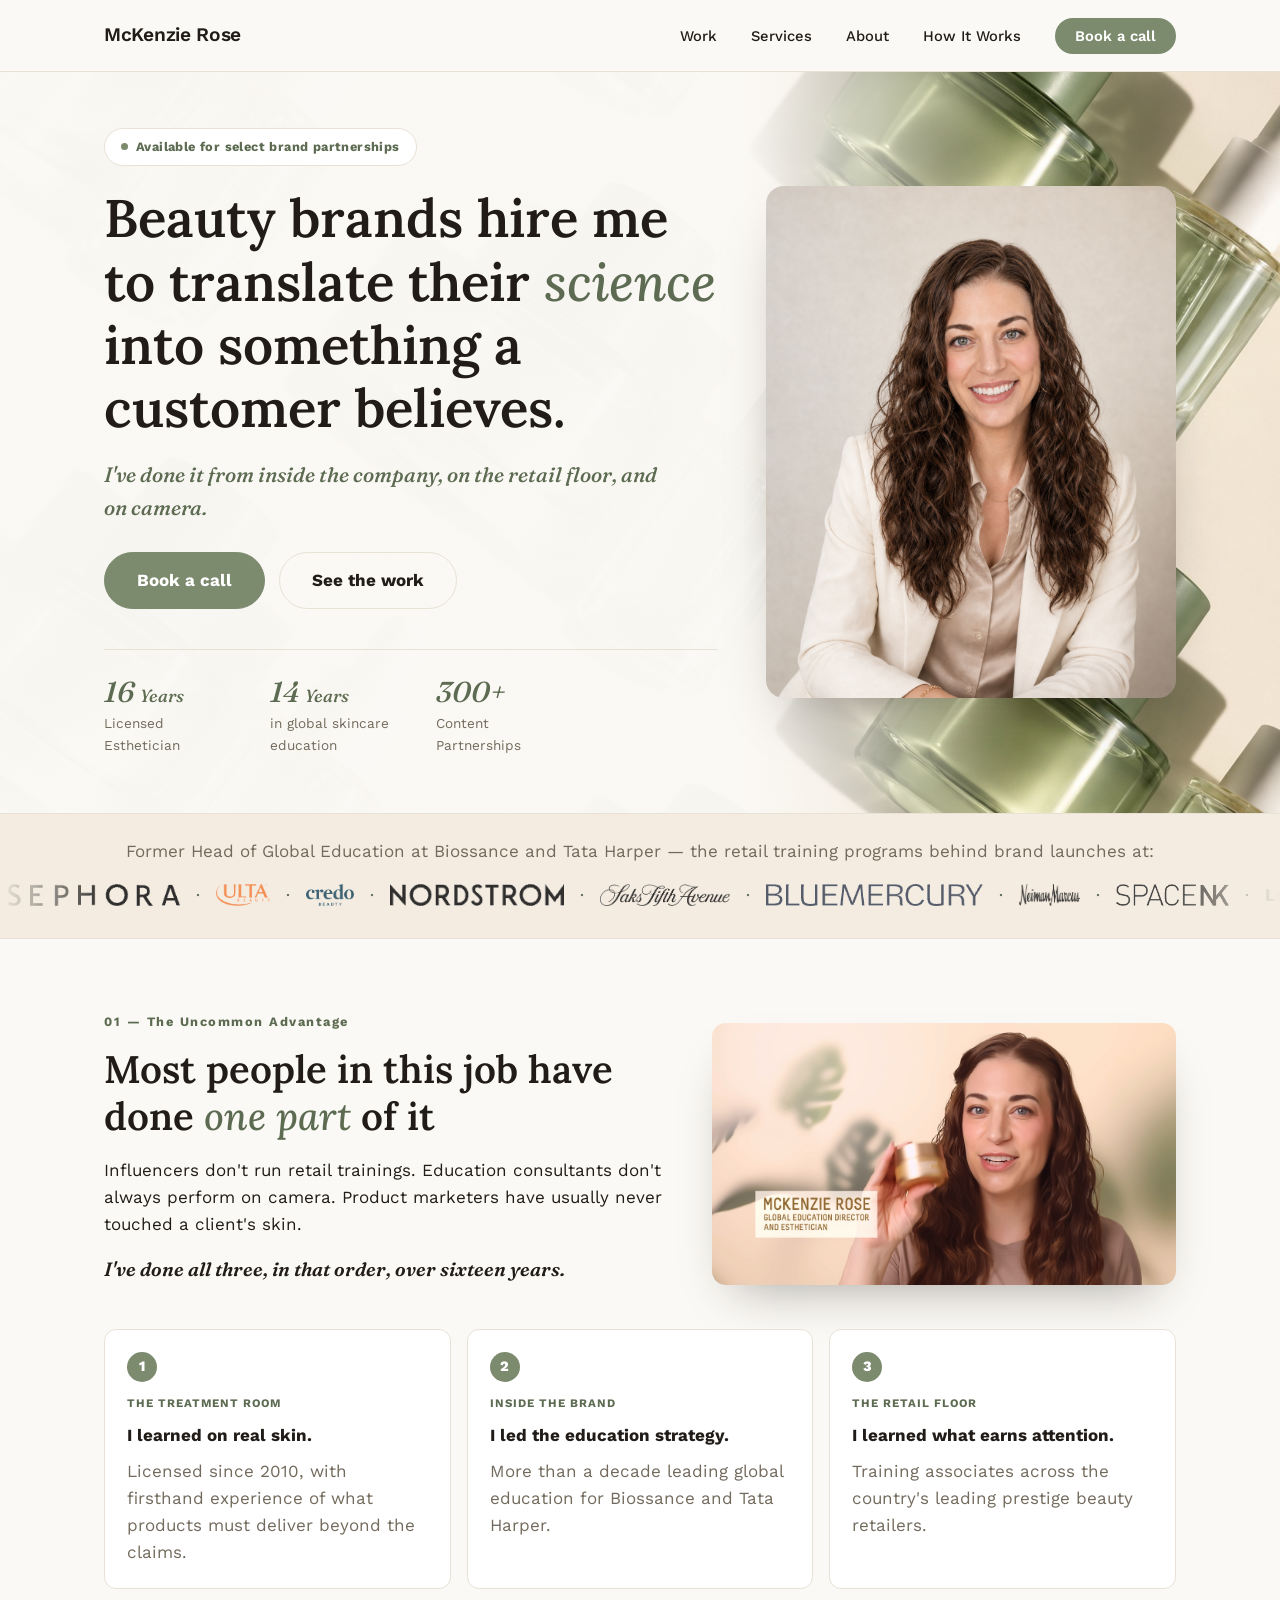
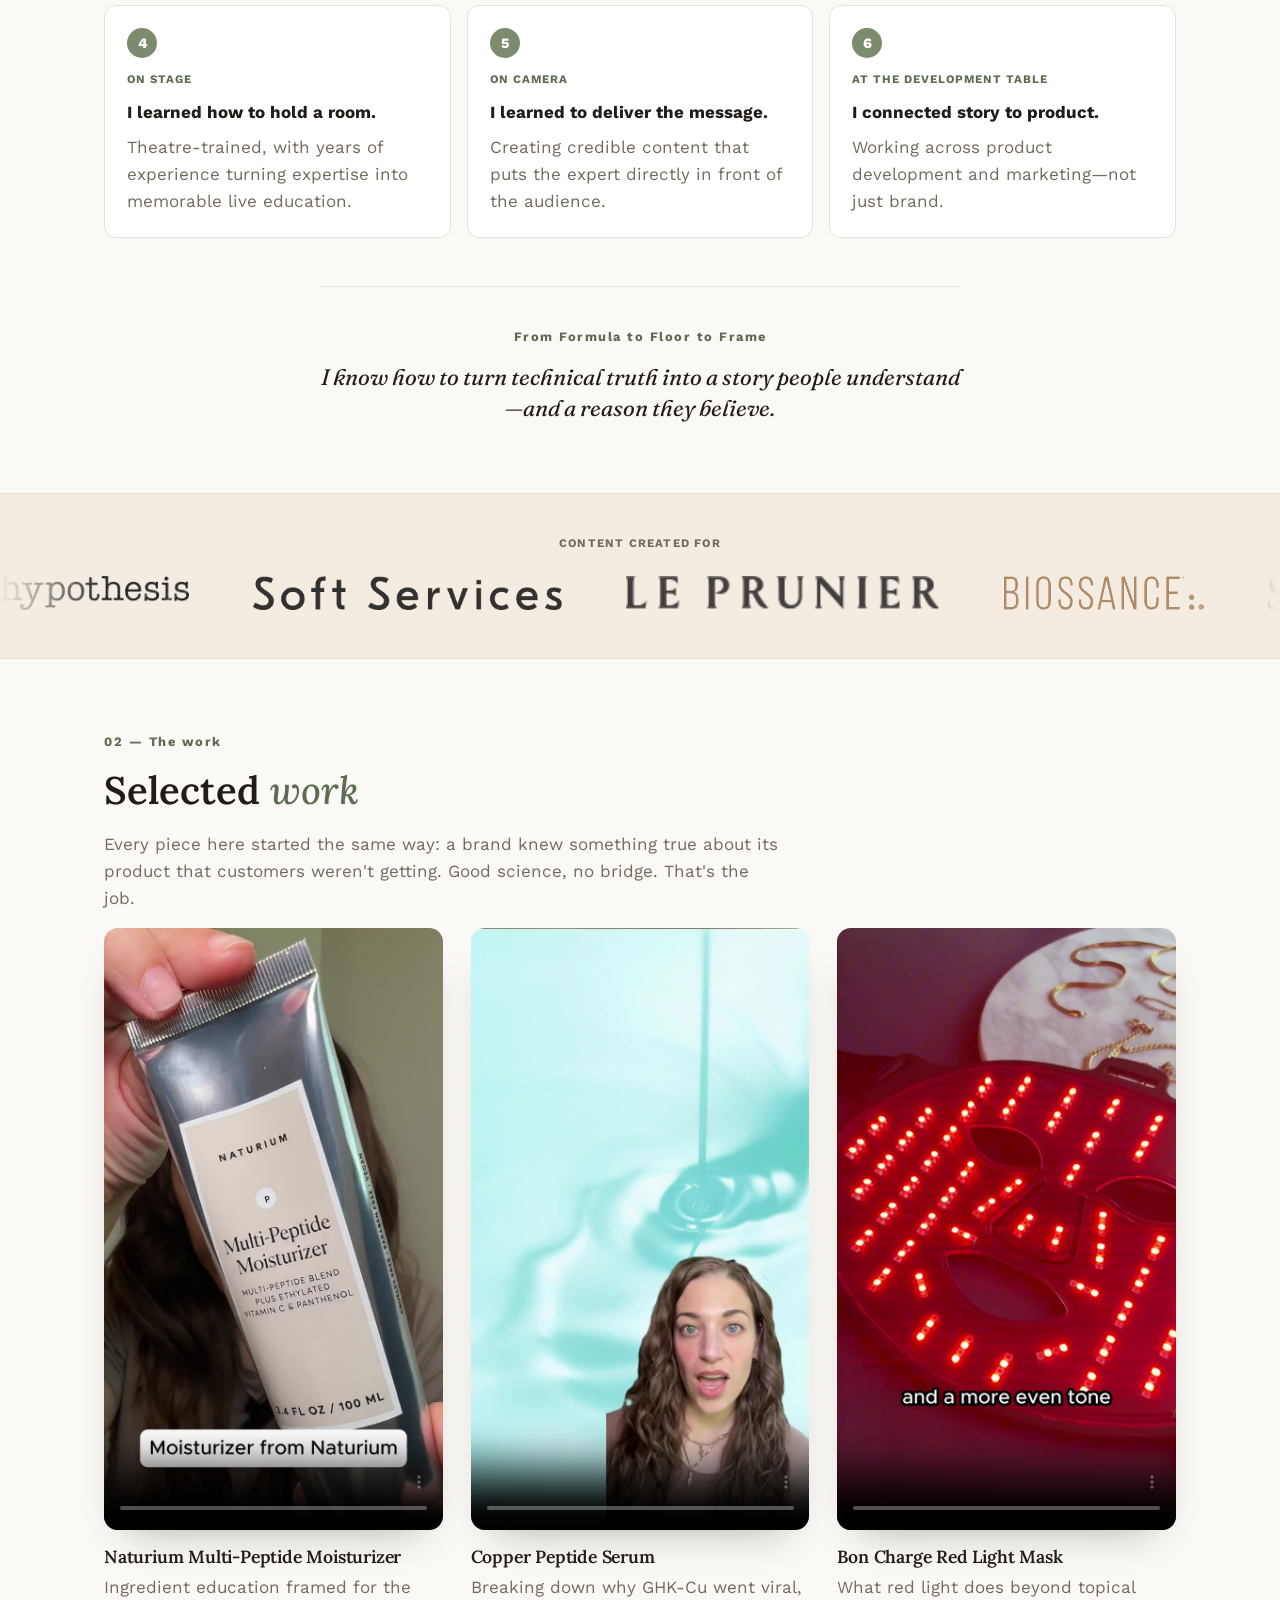
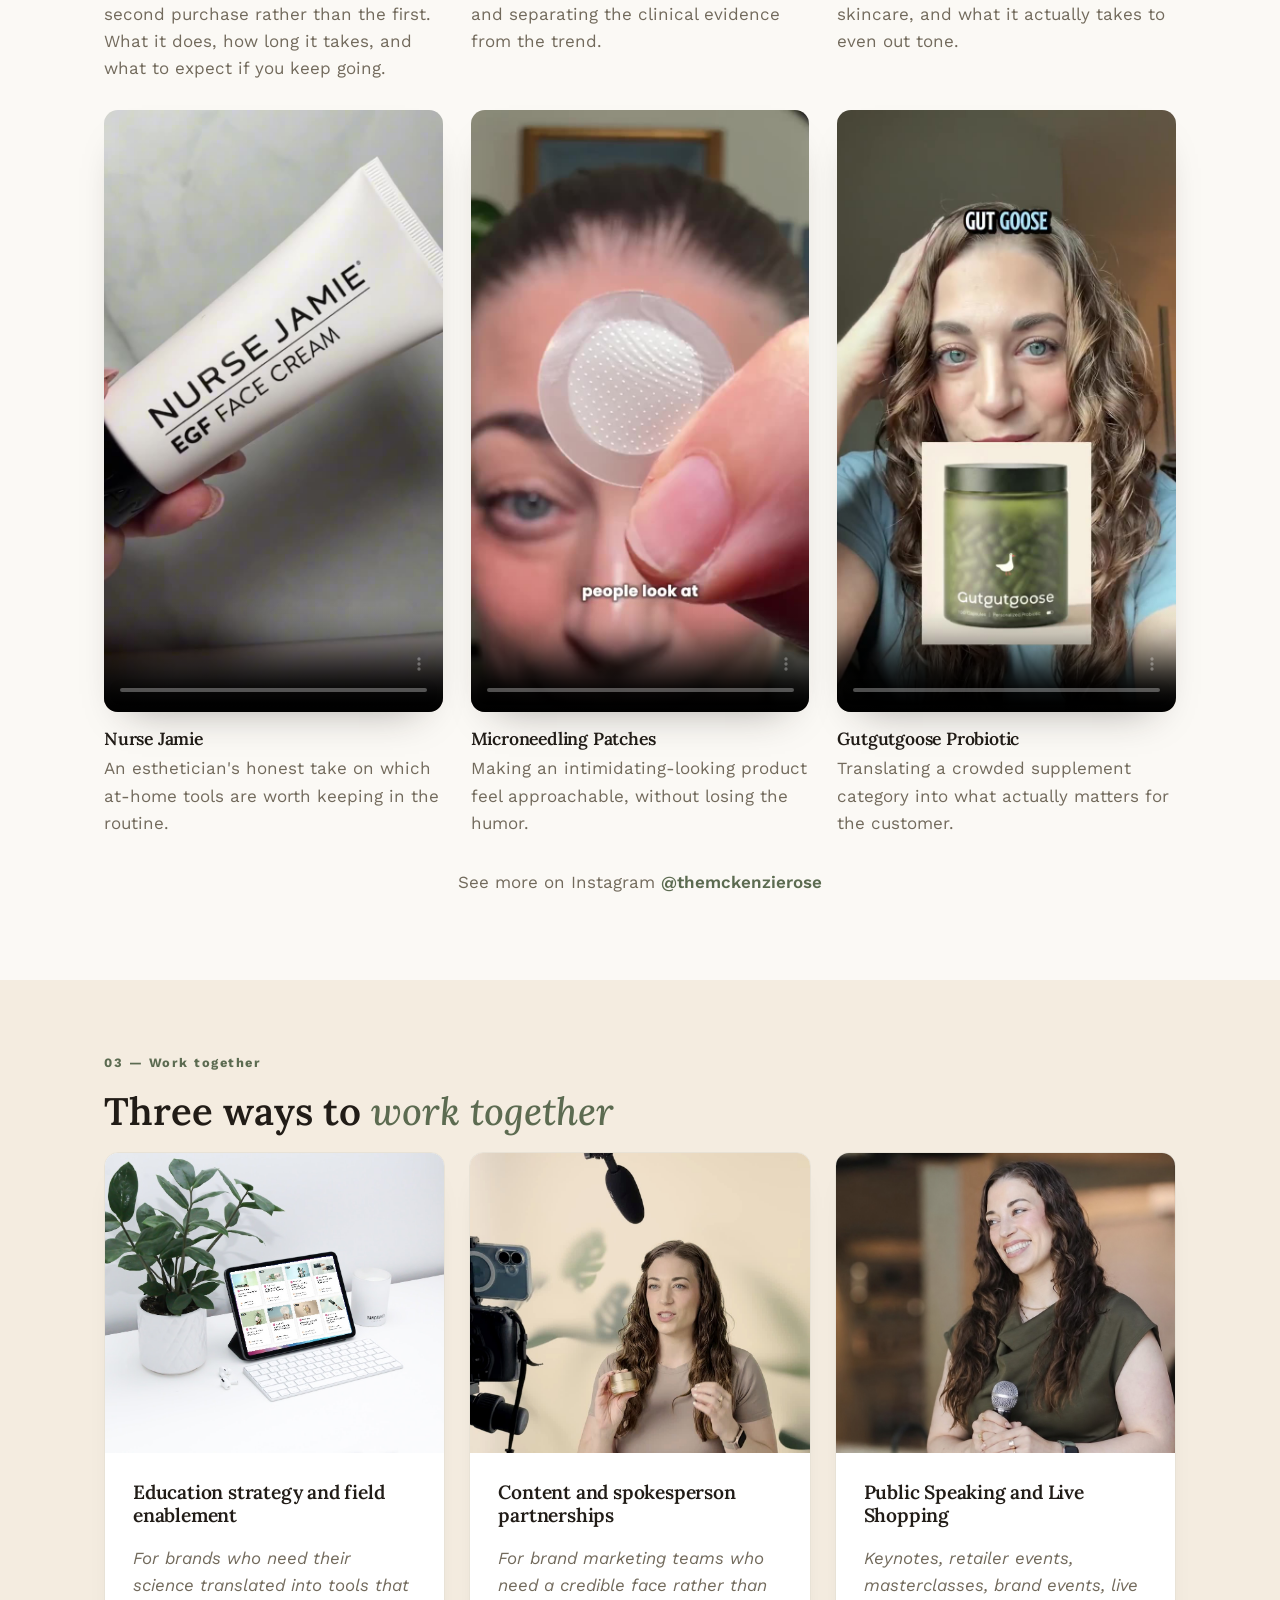
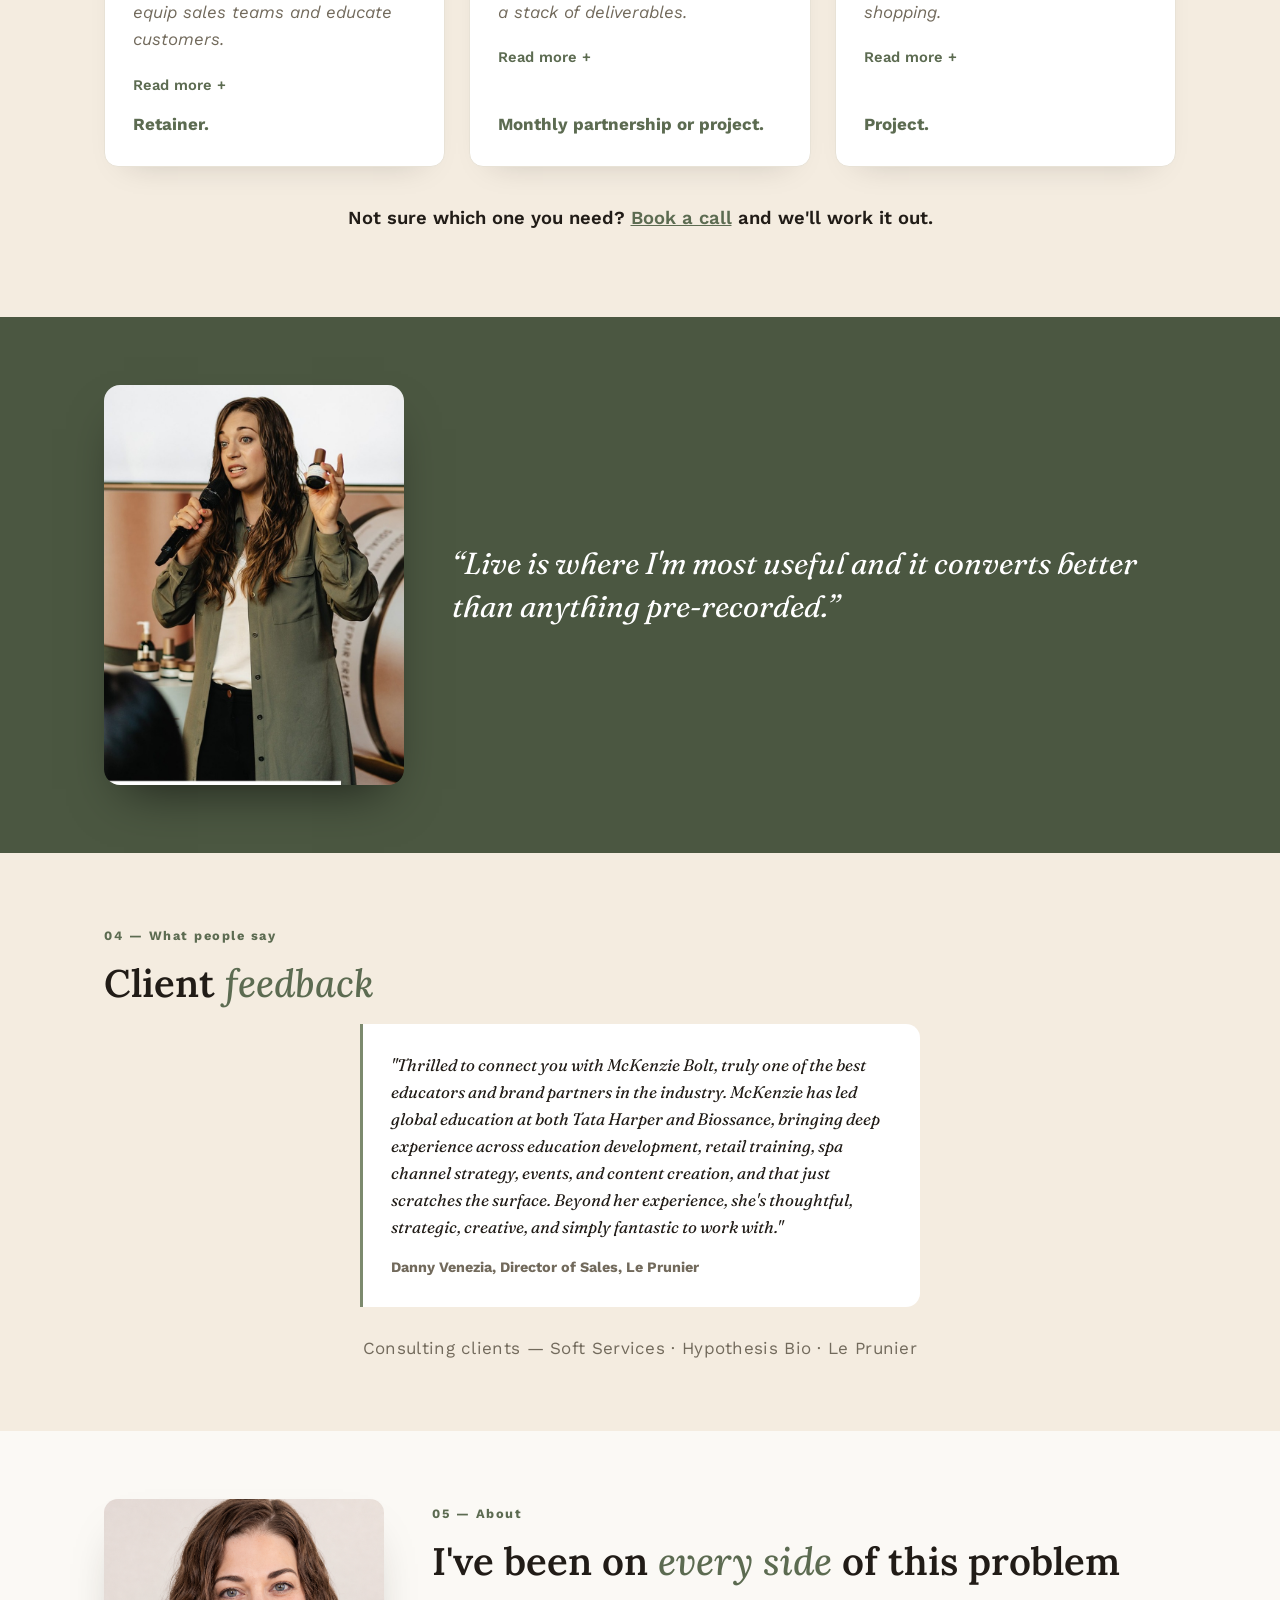
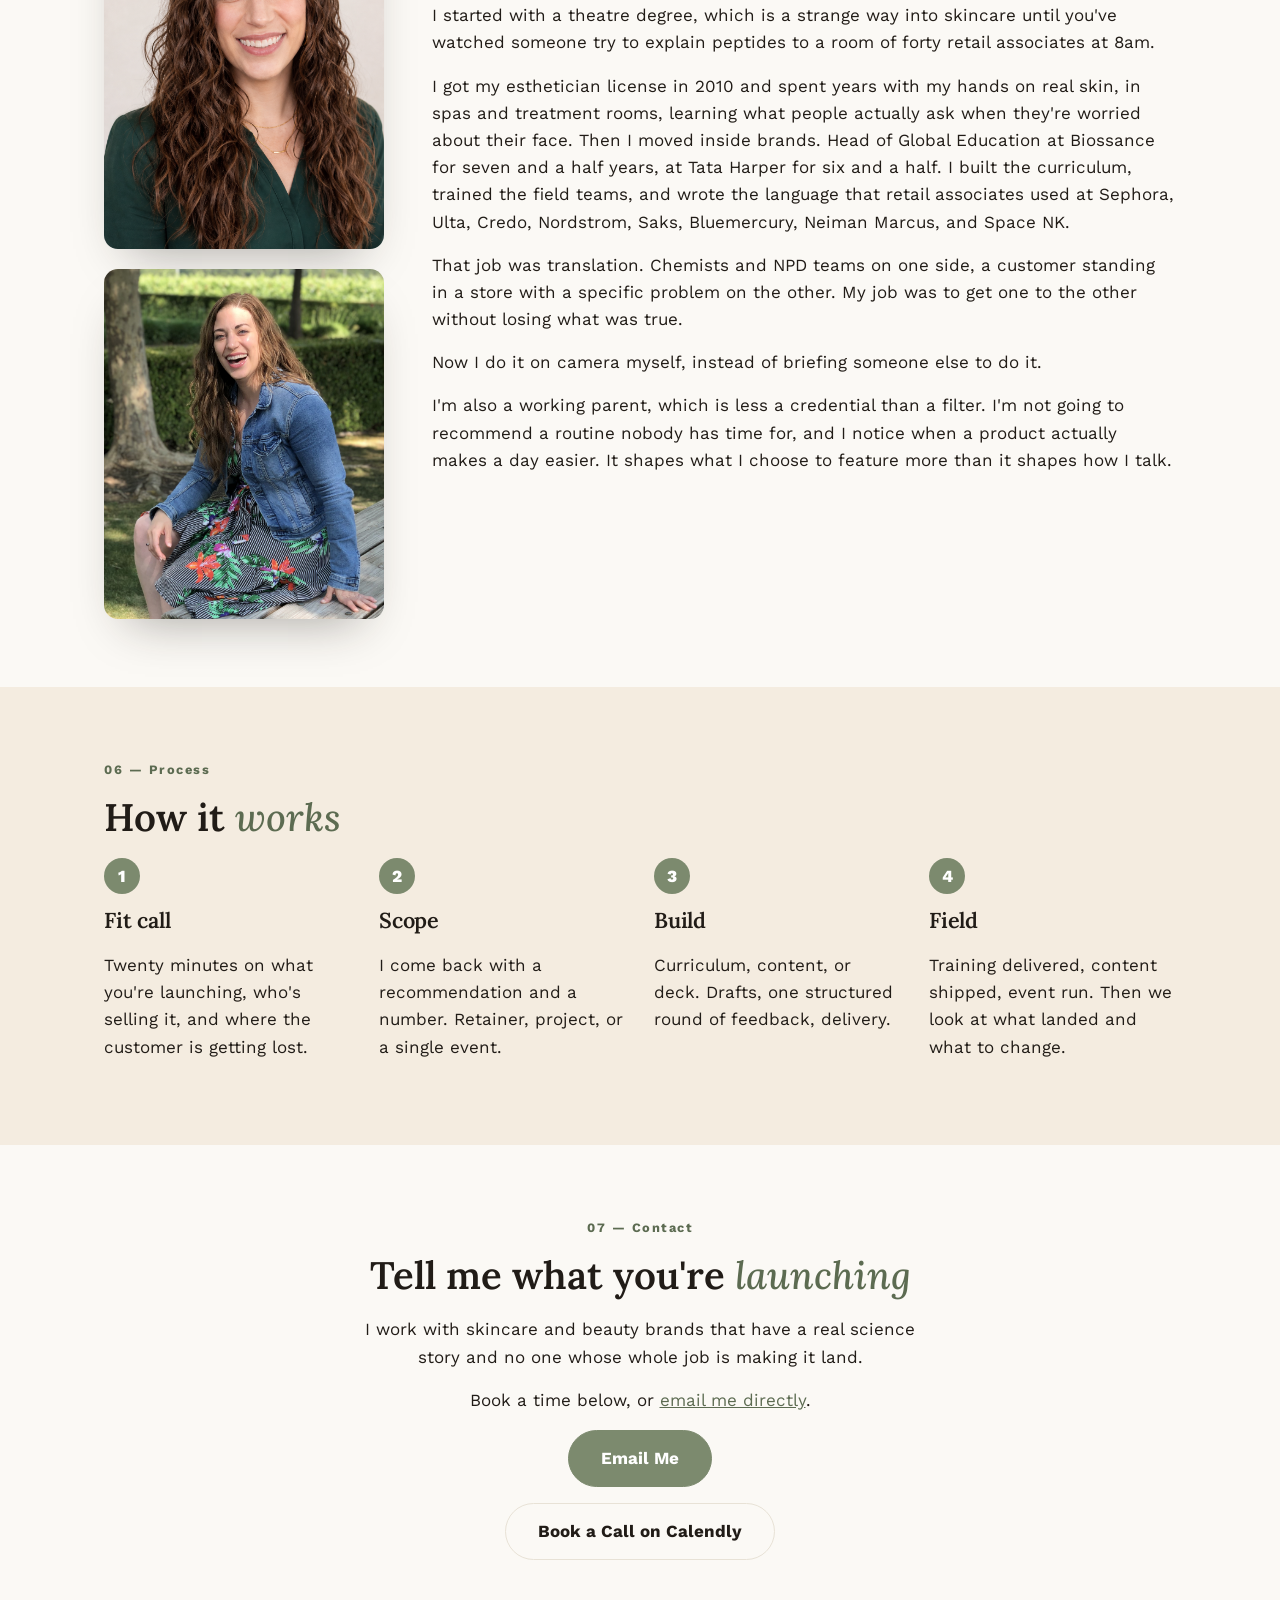
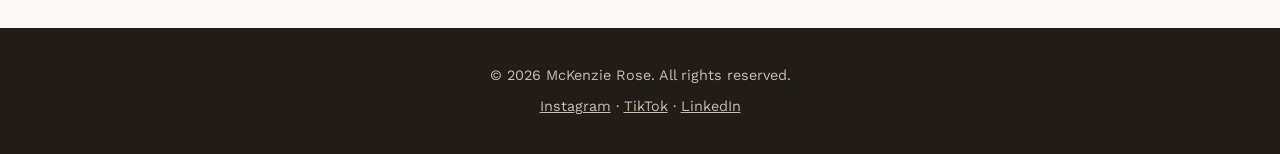
<file: index.html>
<!DOCTYPE html>
<html lang="en">
<head>
<meta charset="UTF-8">
<meta name="viewport" content="width=device-width, initial-scale=1.0">
<title>McKenzie Rose — Beauty Educator &amp; On-Camera Talent</title>
<meta name="description" content="Licensed esthetician and former Head of Global Education at Biossance and Tata Harper, translating beauty science into content brands can trust.">
<meta property="og:title" content="McKenzie Rose — Beauty Educator &amp; On-Camera Talent">
<meta property="og:description" content="Licensed esthetician and former Head of Global Education at Biossance and Tata Harper, translating beauty science into content brands can trust.">
<meta property="og:image" content="https://mckenzierose.co/images/og-image.jpg">
<meta property="og:url" content="https://mckenzierose.co">
<meta property="og:type" content="website">
<meta name="twitter:card" content="summary_large_image">
<meta name="twitter:title" content="McKenzie Rose — Beauty Educator &amp; On-Camera Talent">
<meta name="twitter:description" content="Licensed esthetician and former Head of Global Education at Biossance and Tata Harper, translating beauty science into content brands can trust.">
<meta name="twitter:image" content="https://mckenzierose.co/images/og-image.jpg">
<link rel="preconnect" href="https://fonts.googleapis.com">
<link rel="preconnect" href="https://fonts.gstatic.com" crossorigin>
<link href="https://fonts.googleapis.com/css2?family=Fraunces:ital,wght@1,500&family=Lora:ital,wght@0,500;0,600;1,500&family=Work+Sans:wght@400;500;600;700&display=swap" rel="stylesheet">
<link rel="stylesheet" href="style.css">
</head>
<body>

<header class="site-header">
  <div class="container header-inner">
    <a href="#" class="logo">McKenzie Rose</a>
    <button class="nav-toggle" id="navToggle" aria-label="Toggle menu" aria-expanded="false">
      <span></span><span></span><span></span>
    </button>
    <nav id="siteNav">
      <a href="#work">Work</a>
      <a href="#services">Services</a>
      <a href="#about">About</a>
      <a href="#how-it-works">How It Works</a>
      <a href="#contact" class="nav-cta">Book a call</a>
    </nav>
  </div>
</header>

<main>

  <!-- 1. Hero -->
  <section class="hero">
    <div class="container hero-inner" data-reveal>
      <div class="hero-content">
        <span class="badge">Available for select brand partnerships</span>
        <h1>Beauty brands hire me to translate their <em>science</em> into something a customer believes.</h1>
        <p class="subhead">I've done it from inside the company, on the retail floor, and on camera.</p>
        <div class="hero-ctas">
          <a href="#contact" class="button">Book a call</a>
          <a href="#work" class="button button-outline">See the work</a>
        </div>
        <div class="hero-stats">
          <div class="hero-stat">
            <span class="hero-stat-number">16 <span class="hero-stat-unit">Years</span></span>
            <span class="hero-stat-label">Licensed Esthetician</span>
          </div>
          <div class="hero-stat">
            <span class="hero-stat-number">14 <span class="hero-stat-unit">Years</span></span>
            <span class="hero-stat-label">in global skincare education</span>
          </div>
          <div class="hero-stat">
            <span class="hero-stat-number">300+</span>
            <span class="hero-stat-label">Content Partnerships</span>
          </div>
        </div>
      </div>
      <img src="images/hero-headshot.png" alt="McKenzie Rose" class="hero-img">
    </div>
  </section>

  <!-- 2. Proof strip -->
  <section class="proof-strip" data-reveal>
    <p class="proof-detail">Former Head of Global Education at Biossance and Tata Harper &mdash; the retail training programs behind brand launches at:</p>
    <div class="ticker">
      <div class="ticker-track">
        <img src="images/logos/sephora.png" alt="Sephora" class="ticker-logo">
        <span class="ticker-dot">&middot;</span>
        <img src="images/logos/ulta.png" alt="Ulta" class="ticker-logo">
        <span class="ticker-dot">&middot;</span>
        <img src="images/logos/credo.png" alt="Credo" class="ticker-logo">
        <span class="ticker-dot">&middot;</span>
        <img src="images/logos/nordstrom.png" alt="Nordstrom" class="ticker-logo">
        <span class="ticker-dot">&middot;</span>
        <img src="images/logos/saks-fifth-avenue.png" alt="Saks Fifth Avenue" class="ticker-logo">
        <span class="ticker-dot">&middot;</span>
        <img src="images/logos/bluemercury.png" alt="Bluemercury" class="ticker-logo">
        <span class="ticker-dot">&middot;</span>
        <img src="images/logos/neiman-marcus.png" alt="Neiman Marcus" class="ticker-logo">
        <span class="ticker-dot">&middot;</span>
        <img src="images/logos/space-nk.png" alt="Space NK" class="ticker-logo">
        <span class="ticker-dot">&middot;</span>
        <span>Luxury Resorts &amp; Spas</span>
        <span class="ticker-dot">&middot;</span>
        <img src="images/logos/sephora.png" alt="Sephora" class="ticker-logo">
        <span class="ticker-dot">&middot;</span>
        <img src="images/logos/ulta.png" alt="Ulta" class="ticker-logo">
        <span class="ticker-dot">&middot;</span>
        <img src="images/logos/credo.png" alt="Credo" class="ticker-logo">
        <span class="ticker-dot">&middot;</span>
        <img src="images/logos/nordstrom.png" alt="Nordstrom" class="ticker-logo">
        <span class="ticker-dot">&middot;</span>
        <img src="images/logos/saks-fifth-avenue.png" alt="Saks Fifth Avenue" class="ticker-logo">
        <span class="ticker-dot">&middot;</span>
        <img src="images/logos/bluemercury.png" alt="Bluemercury" class="ticker-logo">
        <span class="ticker-dot">&middot;</span>
        <img src="images/logos/neiman-marcus.png" alt="Neiman Marcus" class="ticker-logo">
        <span class="ticker-dot">&middot;</span>
        <img src="images/logos/space-nk.png" alt="Space NK" class="ticker-logo">
        <span class="ticker-dot">&middot;</span>
        <span>Luxury Resorts &amp; Spas</span>
        <span class="ticker-dot">&middot;</span>
        <img src="images/logos/sephora.png" alt="Sephora" class="ticker-logo">
        <span class="ticker-dot">&middot;</span>
        <img src="images/logos/ulta.png" alt="Ulta" class="ticker-logo">
        <span class="ticker-dot">&middot;</span>
        <img src="images/logos/credo.png" alt="Credo" class="ticker-logo">
        <span class="ticker-dot">&middot;</span>
        <img src="images/logos/nordstrom.png" alt="Nordstrom" class="ticker-logo">
        <span class="ticker-dot">&middot;</span>
        <img src="images/logos/saks-fifth-avenue.png" alt="Saks Fifth Avenue" class="ticker-logo">
        <span class="ticker-dot">&middot;</span>
        <img src="images/logos/bluemercury.png" alt="Bluemercury" class="ticker-logo">
        <span class="ticker-dot">&middot;</span>
        <img src="images/logos/neiman-marcus.png" alt="Neiman Marcus" class="ticker-logo">
        <span class="ticker-dot">&middot;</span>
        <img src="images/logos/space-nk.png" alt="Space NK" class="ticker-logo">
        <span class="ticker-dot">&middot;</span>
        <span>Luxury Resorts &amp; Spas</span>
        <span class="ticker-dot">&middot;</span>
        <img src="images/logos/sephora.png" alt="Sephora" class="ticker-logo">
        <span class="ticker-dot">&middot;</span>
        <img src="images/logos/ulta.png" alt="Ulta" class="ticker-logo">
        <span class="ticker-dot">&middot;</span>
        <img src="images/logos/credo.png" alt="Credo" class="ticker-logo">
        <span class="ticker-dot">&middot;</span>
        <img src="images/logos/nordstrom.png" alt="Nordstrom" class="ticker-logo">
        <span class="ticker-dot">&middot;</span>
        <img src="images/logos/saks-fifth-avenue.png" alt="Saks Fifth Avenue" class="ticker-logo">
        <span class="ticker-dot">&middot;</span>
        <img src="images/logos/bluemercury.png" alt="Bluemercury" class="ticker-logo">
        <span class="ticker-dot">&middot;</span>
        <img src="images/logos/neiman-marcus.png" alt="Neiman Marcus" class="ticker-logo">
        <span class="ticker-dot">&middot;</span>
        <img src="images/logos/space-nk.png" alt="Space NK" class="ticker-logo">
        <span class="ticker-dot">&middot;</span>
        <span>Luxury Resorts &amp; Spas</span>
        <span class="ticker-dot">&middot;</span>
        <img src="images/logos/sephora.png" alt="Sephora" class="ticker-logo">
        <span class="ticker-dot">&middot;</span>
        <img src="images/logos/ulta.png" alt="Ulta" class="ticker-logo">
        <span class="ticker-dot">&middot;</span>
        <img src="images/logos/credo.png" alt="Credo" class="ticker-logo">
        <span class="ticker-dot">&middot;</span>
        <img src="images/logos/nordstrom.png" alt="Nordstrom" class="ticker-logo">
        <span class="ticker-dot">&middot;</span>
        <img src="images/logos/saks-fifth-avenue.png" alt="Saks Fifth Avenue" class="ticker-logo">
        <span class="ticker-dot">&middot;</span>
        <img src="images/logos/bluemercury.png" alt="Bluemercury" class="ticker-logo">
        <span class="ticker-dot">&middot;</span>
        <img src="images/logos/neiman-marcus.png" alt="Neiman Marcus" class="ticker-logo">
        <span class="ticker-dot">&middot;</span>
        <img src="images/logos/space-nk.png" alt="Space NK" class="ticker-logo">
        <span class="ticker-dot">&middot;</span>
        <span>Luxury Resorts &amp; Spas</span>
        <span class="ticker-dot">&middot;</span>
        <img src="images/logos/sephora.png" alt="Sephora" class="ticker-logo">
        <span class="ticker-dot">&middot;</span>
        <img src="images/logos/ulta.png" alt="Ulta" class="ticker-logo">
        <span class="ticker-dot">&middot;</span>
        <img src="images/logos/credo.png" alt="Credo" class="ticker-logo">
        <span class="ticker-dot">&middot;</span>
        <img src="images/logos/nordstrom.png" alt="Nordstrom" class="ticker-logo">
        <span class="ticker-dot">&middot;</span>
        <img src="images/logos/saks-fifth-avenue.png" alt="Saks Fifth Avenue" class="ticker-logo">
        <span class="ticker-dot">&middot;</span>
        <img src="images/logos/bluemercury.png" alt="Bluemercury" class="ticker-logo">
        <span class="ticker-dot">&middot;</span>
        <img src="images/logos/neiman-marcus.png" alt="Neiman Marcus" class="ticker-logo">
        <span class="ticker-dot">&middot;</span>
        <img src="images/logos/space-nk.png" alt="Space NK" class="ticker-logo">
        <span class="ticker-dot">&middot;</span>
        <span>Luxury Resorts &amp; Spas</span>
        <span class="ticker-dot">&middot;</span>
        <img src="images/logos/sephora.png" alt="Sephora" class="ticker-logo">
        <span class="ticker-dot">&middot;</span>
        <img src="images/logos/ulta.png" alt="Ulta" class="ticker-logo">
        <span class="ticker-dot">&middot;</span>
        <img src="images/logos/credo.png" alt="Credo" class="ticker-logo">
        <span class="ticker-dot">&middot;</span>
        <img src="images/logos/nordstrom.png" alt="Nordstrom" class="ticker-logo">
        <span class="ticker-dot">&middot;</span>
        <img src="images/logos/saks-fifth-avenue.png" alt="Saks Fifth Avenue" class="ticker-logo">
        <span class="ticker-dot">&middot;</span>
        <img src="images/logos/bluemercury.png" alt="Bluemercury" class="ticker-logo">
        <span class="ticker-dot">&middot;</span>
        <img src="images/logos/neiman-marcus.png" alt="Neiman Marcus" class="ticker-logo">
        <span class="ticker-dot">&middot;</span>
        <img src="images/logos/space-nk.png" alt="Space NK" class="ticker-logo">
        <span class="ticker-dot">&middot;</span>
        <span>Luxury Resorts &amp; Spas</span>
        <span class="ticker-dot">&middot;</span>
        <img src="images/logos/sephora.png" alt="Sephora" class="ticker-logo">
        <span class="ticker-dot">&middot;</span>
        <img src="images/logos/ulta.png" alt="Ulta" class="ticker-logo">
        <span class="ticker-dot">&middot;</span>
        <img src="images/logos/credo.png" alt="Credo" class="ticker-logo">
        <span class="ticker-dot">&middot;</span>
        <img src="images/logos/nordstrom.png" alt="Nordstrom" class="ticker-logo">
        <span class="ticker-dot">&middot;</span>
        <img src="images/logos/saks-fifth-avenue.png" alt="Saks Fifth Avenue" class="ticker-logo">
        <span class="ticker-dot">&middot;</span>
        <img src="images/logos/bluemercury.png" alt="Bluemercury" class="ticker-logo">
        <span class="ticker-dot">&middot;</span>
        <img src="images/logos/neiman-marcus.png" alt="Neiman Marcus" class="ticker-logo">
        <span class="ticker-dot">&middot;</span>
        <img src="images/logos/space-nk.png" alt="Space NK" class="ticker-logo">
        <span class="ticker-dot">&middot;</span>
        <span>Luxury Resorts &amp; Spas</span>
        <span class="ticker-dot">&middot;</span>
      </div>
    </div>
  </section>

  <!-- 3. Why this combination is rare -->
  <section class="rare" data-reveal>
    <div class="container">
      <div class="rare-top">
        <div class="intro-block">
          <span class="overline">01 &mdash; The Uncommon Advantage</span>
          <h2>Most people in this job have done <em>one part</em> of it</h2>
          <p>Influencers don't run retail trainings. Education consultants don't always perform on camera. Product marketers have usually never touched a client's skin.</p>
          <p class="emphasis">I've done all three, in that order, over sixteen years.</p>
        </div>
        <img src="images/on-camera-full.jpg" alt="McKenzie Rose, Global Education Director and Esthetician" class="rare-img">
      </div>

      <div class="timeline">
        <div class="timeline-item">
          <span class="timeline-number">1</span>
          <span class="timeline-label">The Treatment Room</span>
          <p class="timeline-statement">I learned on real skin.</p>
          <p class="timeline-support">Licensed since 2010, with firsthand experience of what products must deliver beyond the claims.</p>
        </div>
        <div class="timeline-item">
          <span class="timeline-number">2</span>
          <span class="timeline-label">Inside the Brand</span>
          <p class="timeline-statement">I led the education strategy.</p>
          <p class="timeline-support">More than a decade leading global education for Biossance and Tata Harper.</p>
        </div>
        <div class="timeline-item">
          <span class="timeline-number">3</span>
          <span class="timeline-label">The Retail Floor</span>
          <p class="timeline-statement">I learned what earns attention.</p>
          <p class="timeline-support">Training associates across the country's leading prestige beauty retailers.</p>
        </div>
        <div class="timeline-item">
          <span class="timeline-number">4</span>
          <span class="timeline-label">On Stage</span>
          <p class="timeline-statement">I learned how to hold a room.</p>
          <p class="timeline-support">Theatre-trained, with years of experience turning expertise into memorable live education.</p>
        </div>
        <div class="timeline-item">
          <span class="timeline-number">5</span>
          <span class="timeline-label">On Camera</span>
          <p class="timeline-statement">I learned to deliver the message.</p>
          <p class="timeline-support">Creating credible content that puts the expert directly in front of the audience.</p>
        </div>
        <div class="timeline-item">
          <span class="timeline-number">6</span>
          <span class="timeline-label">At the Development Table</span>
          <p class="timeline-statement">I connected story to product.</p>
          <p class="timeline-support">Working across product development and marketing&mdash;not just brand.</p>
        </div>
      </div>

      <div class="rare-closing">
        <span class="overline">From Formula to Floor to Frame</span>
        <p>I know how to turn technical truth into a story people understand&mdash;and a reason they believe.</p>
      </div>
    </div>
  </section>

  <!-- Brands worked with -->
  <section class="logo-ticker" data-reveal>
    <p class="logo-ticker-label">Content created for</p>
    <div class="ticker">
      <div class="ticker-track logo-ticker-track">
        <img src="images/logos/hypothesis-bio.png" alt="Hypothesis Bio">
        <img src="images/logos/soft-services.png" alt="Soft Services">
        <img src="images/logos/le-prunier.png" alt="Le Prunier">
        <img src="images/logos/biossance.png" alt="Biossance">
        <img src="images/logos/sweet-chemistry.png" alt="Sweet Chemistry">
        <img src="images/logos/minori.png" alt="Minori">
        <img src="images/logos/hypothesis-bio.png" alt="Hypothesis Bio">
        <img src="images/logos/soft-services.png" alt="Soft Services">
        <img src="images/logos/le-prunier.png" alt="Le Prunier">
        <img src="images/logos/biossance.png" alt="Biossance">
        <img src="images/logos/sweet-chemistry.png" alt="Sweet Chemistry">
        <img src="images/logos/minori.png" alt="Minori">
        <img src="images/logos/hypothesis-bio.png" alt="Hypothesis Bio">
        <img src="images/logos/soft-services.png" alt="Soft Services">
        <img src="images/logos/le-prunier.png" alt="Le Prunier">
        <img src="images/logos/biossance.png" alt="Biossance">
        <img src="images/logos/sweet-chemistry.png" alt="Sweet Chemistry">
        <img src="images/logos/minori.png" alt="Minori">
        <img src="images/logos/hypothesis-bio.png" alt="Hypothesis Bio">
        <img src="images/logos/soft-services.png" alt="Soft Services">
        <img src="images/logos/le-prunier.png" alt="Le Prunier">
        <img src="images/logos/biossance.png" alt="Biossance">
        <img src="images/logos/sweet-chemistry.png" alt="Sweet Chemistry">
        <img src="images/logos/minori.png" alt="Minori">
        <img src="images/logos/hypothesis-bio.png" alt="Hypothesis Bio">
        <img src="images/logos/soft-services.png" alt="Soft Services">
        <img src="images/logos/le-prunier.png" alt="Le Prunier">
        <img src="images/logos/biossance.png" alt="Biossance">
        <img src="images/logos/sweet-chemistry.png" alt="Sweet Chemistry">
        <img src="images/logos/minori.png" alt="Minori">
        <img src="images/logos/hypothesis-bio.png" alt="Hypothesis Bio">
        <img src="images/logos/soft-services.png" alt="Soft Services">
        <img src="images/logos/le-prunier.png" alt="Le Prunier">
        <img src="images/logos/biossance.png" alt="Biossance">
        <img src="images/logos/sweet-chemistry.png" alt="Sweet Chemistry">
        <img src="images/logos/minori.png" alt="Minori">
      </div>
    </div>
  </section>

  <!-- 4. Selected work -->
  <section class="work" id="work" data-reveal>
    <div class="container">
      <span class="overline">02 &mdash; The work</span>
      <h2>Selected <em>work</em></h2>
      <p class="intro">Every piece here started the same way: a brand knew something true about its product that customers weren't getting. Good science, no bridge. That's the job.</p>

      <div class="video-grid">
        <div class="video-card">
          <video controls preload="metadata" poster="images/work-posters/work-naturium.jpg?v=3">
            <source src="videos/work-naturium.mp4" type="video/mp4">
          </video>
          <h4>Naturium Multi-Peptide Moisturizer</h4>
          <p>Ingredient education framed for the second purchase rather than the first. What it does, how long it takes, and what to expect if you keep going.</p>
        </div>
        <div class="video-card">
          <video controls preload="metadata" poster="images/work-posters/work-copper.jpg?v=4">
            <source src="videos/work-copper.mp4" type="video/mp4">
          </video>
          <h4>Copper Peptide Serum</h4>
          <p>Breaking down why GHK-Cu went viral, and separating the clinical evidence from the trend.</p>
        </div>
        <div class="video-card">
          <video controls preload="metadata" poster="images/work-posters/work-boncharge.jpg?v=2">
            <source src="videos/work-boncharge.mp4" type="video/mp4">
          </video>
          <h4>Bon Charge Red Light Mask</h4>
          <p>What red light does beyond topical skincare, and what it actually takes to even out tone.</p>
        </div>
        <div class="video-card">
          <video controls preload="metadata" poster="images/work-posters/work-nursejamie.jpg?v=2">
            <source src="videos/work-nursejamie.mp4" type="video/mp4">
          </video>
          <h4>Nurse Jamie</h4>
          <p>An esthetician's honest take on which at-home tools are worth keeping in the routine.</p>
        </div>
        <div class="video-card">
          <video controls preload="metadata" poster="images/work-posters/work-patches.jpg?v=4">
            <source src="videos/work-patches.mp4" type="video/mp4">
          </video>
          <h4>Microneedling Patches</h4>
          <p>Making an intimidating-looking product feel approachable, without losing the humor.</p>
        </div>
        <div class="video-card">
          <video controls preload="metadata" poster="images/work-posters/work-30.jpg?v=3">
            <source src="videos/work-30.mp4" type="video/mp4">
          </video>
          <h4>Gutgutgoose Probiotic</h4>
          <p>Translating a crowded supplement category into what actually matters for the customer.</p>
        </div>
      </div>

      <p class="work-more">See more on Instagram <a href="https://instagram.com/themckenzierose" target="_blank" rel="noopener">@themckenzierose</a></p>
    </div>
  </section>

  <!-- 5. Ways to work together -->
  <section class="services" id="services" data-reveal>
    <div class="container">
      <span class="overline">03 &mdash; Work together</span>
      <h2>Three ways to <em>work together</em></h2>

      <div class="services-grid">
        <div class="service-card">
          <img src="images/service-strategy.jpg?v=3" alt="Training curriculum displayed on an iPad" class="service-img service-img-strategy">
          <div class="service-body">
            <h3>Education strategy and field enablement</h3>
            <p class="for">For brands who need their science translated into tools that equip sales teams and educate customers.</p>
            <details class="service-details">
              <summary>Read more</summary>
              <p>Curriculum and training programs, retail and spa channel strategy, field team enablement, launch education, and the internal materials that make a sales force fluent. This is the work I did in-house for fourteen years, now available without the headcount.</p>
            </details>
            <p class="terms">Retainer.</p>
          </div>
        </div>

        <div class="service-card">
          <img src="images/on-camera-filming-v3.jpg" alt="Filming content on set" class="service-img service-img-filming">
          <div class="service-body">
            <h3>Content and spokesperson partnerships</h3>
            <p class="for">For brand marketing teams who need a credible face rather than a stack of deliverables.</p>
            <details class="service-details">
              <summary>Read more</summary>
              <p>Education-led short form, ingredient explainers, launch content, tutorials, and ongoing spokesperson work. Scripting through delivery. The difference is that I can defend what I say about your formula, because I've spent a career explaining formulas to people who sell them for a living.</p>
            </details>
            <p class="terms">Monthly partnership or project.</p>
          </div>
        </div>

        <div class="service-card">
          <img src="images/speaking-live.jpg?v=5" alt="Speaking at a brand event" class="service-img service-img-speaking">
          <div class="service-body">
            <h3>Public Speaking and Live Shopping</h3>
            <p class="for">Keynotes, retailer events, masterclasses, brand events, live shopping.</p>
            <details class="service-details">
              <summary>Read more</summary>
              <p>Theatre degree, sixteen years of standing in front of rooms full of skeptical retail associates. Live is where I'm most useful and it converts better than anything pre-recorded.</p>
            </details>
            <p class="terms">Project.</p>
          </div>
        </div>
      </div>

      <p class="closing-line">Not sure which one you need? <a href="#contact">Book a call</a> and we'll work it out.</p>
    </div>
  </section>

  <!-- Speaking / on-camera spotlight -->
  <section class="spotlight" data-reveal>
    <div class="container spotlight-inner">
      <img src="images/speaking-biossance-v2.jpg" alt="McKenzie speaking at a Biossance brand event" class="spotlight-img">
      <blockquote class="spotlight-quote">
        <p>&ldquo;Live is where I'm most useful and it converts better than anything pre-recorded.&rdquo;</p>
      </blockquote>
    </div>
  </section>

  <!-- 6. What people say -->
  <section class="testimonials" data-reveal>
    <div class="container">
      <span class="overline">04 &mdash; What people say</span>
      <h2>Client <em>feedback</em></h2>

      <div class="quotes">
        <blockquote>
          <p>"Thrilled to connect you with McKenzie Bolt, truly one of the best educators and brand partners in the industry. McKenzie has led global education at both Tata Harper and Biossance, bringing deep experience across education development, retail training, spa channel strategy, events, and content creation, and that just scratches the surface. Beyond her experience, she's thoughtful, strategic, creative, and simply fantastic to work with."</p>
          <cite>Danny Venezia, Director of Sales, Le Prunier</cite>
        </blockquote>

      </div>

      <p class="client-list">Consulting clients &mdash; Soft Services &middot; Hypothesis Bio &middot; Le Prunier</p>
    </div>
  </section>

  <!-- 7. About -->
  <section class="about" id="about" data-reveal>
    <div class="container about-inner">
      <div class="about-photos">
        <img src="images/headshot.png" alt="McKenzie Rose" class="headshot">
        <img src="images/about-candid.jpg?v=2" alt="McKenzie Rose laughing outdoors" class="headshot headshot-candid">
      </div>
      <div>
        <span class="overline">05 &mdash; About</span>
        <h2>I've been on <em>every side</em> of this problem</h2>
        <p>I started with a theatre degree, which is a strange way into skincare until you've watched someone try to explain peptides to a room of forty retail associates at 8am.</p>
        <p>I got my esthetician license in 2010 and spent years with my hands on real skin, in spas and treatment rooms, learning what people actually ask when they're worried about their face. Then I moved inside brands. Head of Global Education at Biossance for seven and a half years, at Tata Harper for six and a half. I built the curriculum, trained the field teams, and wrote the language that retail associates used at Sephora, Ulta, Credo, Nordstrom, Saks, Bluemercury, Neiman Marcus, and Space NK.</p>
        <p>That job was translation. Chemists and NPD teams on one side, a customer standing in a store with a specific problem on the other. My job was to get one to the other without losing what was true.</p>
        <p>Now I do it on camera myself, instead of briefing someone else to do it.</p>
        <p>I'm also a working parent, which is less a credential than a filter. I'm not going to recommend a routine nobody has time for, and I notice when a product actually makes a day easier. It shapes what I choose to feature more than it shapes how I talk.</p>
      </div>
    </div>
  </section>

  <!-- 8. How it works -->
  <section class="how-it-works" id="how-it-works" data-reveal>
    <div class="container">
      <span class="overline">06 &mdash; Process</span>
      <h2>How it <em>works</em></h2>
      <div class="steps">
        <div class="step">
          <span class="step-number">1</span>
          <h3>Fit call</h3>
          <p>Twenty minutes on what you're launching, who's selling it, and where the customer is getting lost.</p>
        </div>
        <div class="step">
          <span class="step-number">2</span>
          <h3>Scope</h3>
          <p>I come back with a recommendation and a number. Retainer, project, or a single event.</p>
        </div>
        <div class="step">
          <span class="step-number">3</span>
          <h3>Build</h3>
          <p>Curriculum, content, or deck. Drafts, one structured round of feedback, delivery.</p>
        </div>
        <div class="step">
          <span class="step-number">4</span>
          <h3>Field</h3>
          <p>Training delivered, content shipped, event run. Then we look at what landed and what to change.</p>
        </div>
      </div>
    </div>
  </section>

  <!-- 9. Contact -->
  <section class="contact" id="contact" data-reveal>
    <div class="container">
      <span class="overline">07 &mdash; Contact</span>
      <h2>Tell me what you're <em>launching</em></h2>
      <p>I work with skincare and beauty brands that have a real science story and no one whose whole job is making it land.</p>
      <p>Book a time below, or <a href="mailto:mckenzie@mckenzierose.co">email me directly</a>.</p>
      <a href="mailto:mckenzie@mckenzierose.co" class="button">Email Me</a>
      <a href="https://calendly.com/mckenzie-rose/30min" target="_blank" rel="noopener" class="button button-outline contact-calendly">Book a Call on Calendly</a>
    </div>
  </section>

</main>

<footer class="site-footer">
  <div class="container">
    <p>&copy; <span id="year"></span> McKenzie Rose. All rights reserved.</p>
    <p class="footer-social"><a href="https://instagram.com/themckenzierose" target="_blank" rel="noopener">Instagram</a> &middot; <a href="https://tiktok.com/@themckenzierose" target="_blank" rel="noopener">TikTok</a> &middot; <a href="https://www.linkedin.com/in/mckenzie-bolt-rose-93414030" target="_blank" rel="noopener">LinkedIn</a></p>
  </div>
</footer>

<script>
  document.getElementById('year').textContent = new Date().getFullYear();

  const revealEls = document.querySelectorAll('[data-reveal]');
  const observer = new IntersectionObserver((entries) => {
    entries.forEach(entry => {
      if (entry.isIntersecting) {
        entry.target.classList.add('is-visible');
        observer.unobserve(entry.target);
      }
    });
  }, { threshold: 0.15 });
  revealEls.forEach(el => observer.observe(el));

  const navToggle = document.getElementById('navToggle');
  const siteNav = document.getElementById('siteNav');
  navToggle.addEventListener('click', () => {
    const isOpen = siteNav.classList.toggle('is-open');
    navToggle.classList.toggle('is-open', isOpen);
    navToggle.setAttribute('aria-expanded', isOpen ? 'true' : 'false');
  });
  siteNav.querySelectorAll('a').forEach(link => {
    link.addEventListener('click', () => {
      siteNav.classList.remove('is-open');
      navToggle.classList.remove('is-open');
      navToggle.setAttribute('aria-expanded', 'false');
    });
  });
</script>

</body>
</html>
</file>
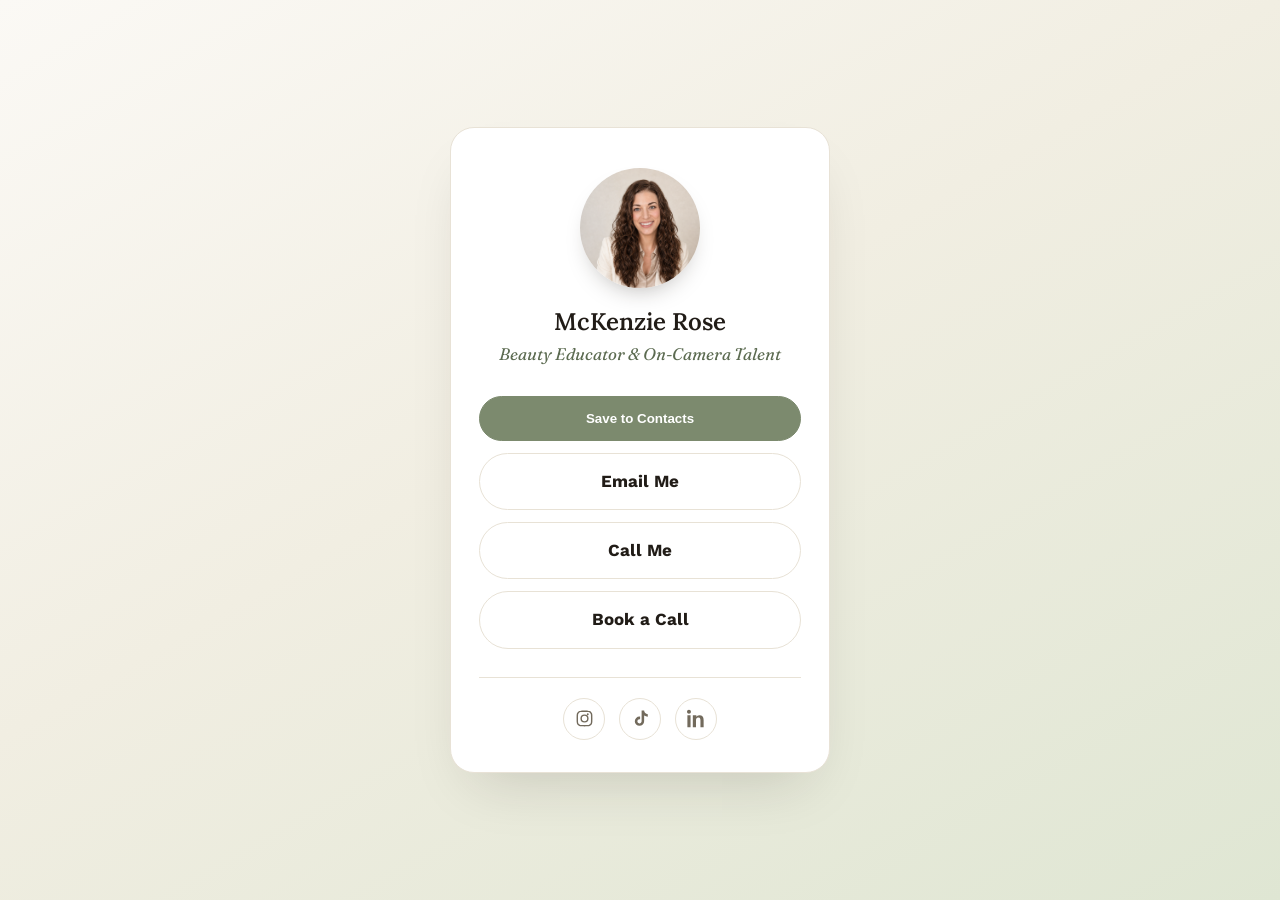
<file: card.html>
<!DOCTYPE html>
<html lang="en">
<head>
<meta charset="UTF-8">
<meta name="viewport" content="width=device-width, initial-scale=1.0">
<title>McKenzie Rose — Digital Business Card</title>
<link rel="preconnect" href="https://fonts.googleapis.com">
<link rel="preconnect" href="https://fonts.gstatic.com" crossorigin>
<link href="https://fonts.googleapis.com/css2?family=Fraunces:ital,wght@1,500&family=Lora:ital,wght@0,500;0,600;1,500&family=Work+Sans:wght@400;500;600;700&display=swap" rel="stylesheet">
<link rel="stylesheet" href="style.css">
<style>
  body.card-page {
    background: linear-gradient(150deg, #fbf9f5 0%, #f1eee2 45%, #dfe6d3 100%);
    min-height: 100vh;
    display: flex;
    align-items: center;
    justify-content: center;
    padding: 32px 16px;
  }
  .card {
    background: var(--card);
    border: 1px solid var(--line);
    border-radius: 24px;
    max-width: 380px;
    width: 100%;
    padding: 40px 28px 32px;
    text-align: center;
    box-shadow: 0 28px 56px -24px rgba(33, 28, 23, 0.18);
  }
  .card-photo {
    width: 120px;
    height: 120px;
    border-radius: 50%;
    object-fit: cover;
    object-position: center 15%;
    margin: 0 auto 20px;
    display: block;
    box-shadow: 0 12px 24px -12px rgba(33, 28, 23, 0.35);
  }
  .card h1 {
    font-size: 1.5rem;
    margin: 0 0 4px;
  }
  .card-title {
    color: var(--accent-dark);
    font-family: var(--serif);
    font-style: italic;
    font-size: 1.05rem;
    margin: 0 0 28px;
  }
  .card-actions {
    display: flex;
    flex-direction: column;
    gap: 12px;
    margin-bottom: 28px;
  }
  .card-actions .button {
    width: 100%;
  }
  .card-socials {
    display: flex;
    justify-content: center;
    gap: 14px;
    padding-top: 20px;
    border-top: 1px solid var(--line);
  }
  .card-socials a {
    display: flex;
    align-items: center;
    justify-content: center;
    width: 42px;
    height: 42px;
    border-radius: 50%;
    color: var(--muted);
    border: 1px solid var(--line);
    transition: all 0.2s ease;
  }
  .card-socials a:hover {
    color: var(--accent-dark);
    border-color: var(--accent);
    background: var(--paper);
  }
  .card-socials svg {
    width: 19px;
    height: 19px;
    fill: currentColor;
  }
</style>
</head>
<body class="card-page">

<div class="card">
  <img src="images/hero-headshot.png" alt="McKenzie Rose" class="card-photo">
  <h1>McKenzie Rose</h1>
  <p class="card-title">Beauty Educator &amp; On-Camera Talent</p>

  <div class="card-actions">
    <button type="button" class="button" onclick="saveContact()">Save to Contacts</button>
    <a href="mailto:mckenzie@mckenzierose.co" class="button button-outline">Email Me</a>
    <a href="tel:+13478200268" class="button button-outline">Call Me</a>
    <a href="https://calendly.com/mckenzie-rose/30min" target="_blank" rel="noopener" class="button button-outline">Book a Call</a>
  </div>

  <div class="card-socials">
    <a href="https://instagram.com/themckenzierose" target="_blank" rel="noopener" aria-label="Instagram">
      <svg viewBox="0 0 24 24"><path d="M12 2c2.72 0 3.06.01 4.12.06 1.06.05 1.79.22 2.43.47.66.26 1.22.6 1.77 1.15.55.55.9 1.11 1.15 1.77.25.64.42 1.37.47 2.43.05 1.06.06 1.4.06 4.12s-.01 3.06-.06 4.12c-.05 1.06-.22 1.79-.47 2.43a4.9 4.9 0 01-1.15 1.77 4.9 4.9 0 01-1.77 1.15c-.64.25-1.37.42-2.43.47-1.06.05-1.4.06-4.12.06s-3.06-.01-4.12-.06c-1.06-.05-1.79-.22-2.43-.47a4.9 4.9 0 01-1.77-1.15 4.9 4.9 0 01-1.15-1.77c-.25-.64-.42-1.37-.47-2.43C2.01 15.06 2 14.72 2 12s.01-3.06.06-4.12c.05-1.06.22-1.79.47-2.43.26-.66.6-1.22 1.15-1.77A4.9 4.9 0 015.45 2.53c.64-.25 1.37-.42 2.43-.47C8.94 2.01 9.28 2 12 2zm0 1.8c-2.67 0-2.99.01-4.04.06-.97.04-1.5.2-1.85.34-.47.18-.8.4-1.15.75-.35.35-.57.68-.75 1.15-.14.35-.3.88-.34 1.85C3.81 9 3.8 9.33 3.8 12s.01 2.99.06 4.04c.04.97.2 1.5.34 1.85.18.47.4.8.75 1.15.35.35.68.57 1.15.75.35.14.88.3 1.85.34 1.05.05 1.37.06 4.04.06s2.99-.01 4.04-.06c.97-.04 1.5-.2 1.85-.34.47-.18.8-.4 1.15-.75.35-.35.57-.68.75-1.15.14-.35.3-.88.34-1.85.05-1.05.06-1.37.06-4.04s-.01-2.99-.06-4.04c-.04-.97-.2-1.5-.34-1.85a3.1 3.1 0 00-.75-1.15 3.1 3.1 0 00-1.15-.75c-.35-.14-.88-.3-1.85-.34C14.99 3.81 14.67 3.8 12 3.8zm0 3.05a5.15 5.15 0 110 10.3 5.15 5.15 0 010-10.3zm0 1.8a3.35 3.35 0 100 6.7 3.35 3.35 0 000-6.7zm5.35-1.99a1.2 1.2 0 11-2.4 0 1.2 1.2 0 012.4 0z"/></svg>
    </a>
    <a href="https://tiktok.com/@themckenzierose" target="_blank" rel="noopener" aria-label="TikTok">
      <svg viewBox="0 0 24 24"><path d="M16.6 2h-3.2v13.5c0 1.5-1.2 2.7-2.7 2.7a2.7 2.7 0 01-2.7-2.7 2.7 2.7 0 012.7-2.7c.3 0 .55.03.8.1V9.6a6 6 0 00-.8-.06A5.9 5.9 0 004.8 15.4a5.9 5.9 0 005.9 5.9 5.9 5.9 0 005.9-5.9V8.3a8.3 8.3 0 004.6 1.4V6.5a5 5 0 01-4.6-4.5z"/></svg>
    </a>
    <a href="https://www.linkedin.com/in/mckenzie-bolt-rose-93414030" target="_blank" rel="noopener" aria-label="LinkedIn">
      <svg viewBox="0 0 24 24"><path d="M4.98 3.5C4.98 4.88 3.87 6 2.5 6S0 4.88 0 3.5 1.11 1 2.48 1s2.5 1.12 2.5 2.5zM.5 8h4V23h-4V8zm7.5 0h3.83v2.05h.05c.53-1 1.83-2.05 3.77-2.05C19.5 8 21 10.24 21 14.05V23h-4v-7.9c0-1.88-.03-4.3-2.62-4.3-2.63 0-3.03 2.05-3.03 4.17V23h-4V8z"/></svg>
    </a>
  </div>
</div>

<script>
function saveContact() {
  const lines = [
    "BEGIN:VCARD",
    "VERSION:3.0",
    "N:Rose;McKenzie;;;",
    "FN:McKenzie Rose",
    "TITLE:Beauty Educator & On-Camera Talent",
    "EMAIL:mckenzie@mckenzierose.co",
    "TEL;TYPE=CELL:+13478200268",
    "URL:https://mckenzierose.co",
    "END:VCARD"
  ];
  const blob = new Blob([lines.join("\r\n")], { type: "text/vcard" });
  const url = URL.createObjectURL(blob);
  const a = document.createElement("a");
  a.href = url;
  a.download = "mckenzie-rose.vcf";
  document.body.appendChild(a);
  a.click();
  document.body.removeChild(a);
  URL.revokeObjectURL(url);
}
</script>

</body>
</html>
</file>
<file: style.css>
:root {
  --ink: #211c17;
  --paper: #fbf9f5;
  --card: #ffffff;
  --line: #e8e2d6;
  --accent: #7c8a6e;
  --accent-dark: #5c6b51;
  --muted: #726a5c;
  --max-width: 1120px;
  --serif: "Fraunces", Georgia, serif;
  --heading-serif: "Lora", Georgia, serif;
  --sans: "Work Sans", -apple-system, BlinkMacSystemFont, "Segoe UI", Helvetica, Arial, sans-serif;
}

* {
  box-sizing: border-box;
}

body {
  margin: 0;
  font-family: var(--sans);
  font-size: 17px;
  color: var(--ink);
  background: var(--paper);
  line-height: 1.6;
  -webkit-font-smoothing: antialiased;
}

.container {
  max-width: var(--max-width);
  margin: 0 auto;
  padding: 0 24px;
}

h1, h2, h3, h4 {
  font-family: var(--heading-serif);
  font-weight: 600;
  line-height: 1.2;
  letter-spacing: 0;
  margin: 0 0 18px;
}

h1 { font-size: 3.3rem; }
h2 { font-size: 2.4rem; }
h3 { font-size: 1.35rem; letter-spacing: -0.2px; }
h4 { font-size: 1.1rem; letter-spacing: -0.2px; }

p { margin: 0 0 16px; }

a {
  color: var(--accent-dark);
}

.overline {
  display: inline-block;
  font-weight: 700;
  font-size: 0.8rem;
  letter-spacing: 1.5px;
  color: var(--accent-dark);
  margin-bottom: 14px;
}

/* Scroll reveal */
[data-reveal] {
  opacity: 0;
  transform: translateY(24px);
  transition: opacity 0.7s ease, transform 0.7s ease;
}

[data-reveal].is-visible {
  opacity: 1;
  transform: translateY(0);
}

.site-header {
  border-bottom: 1px solid var(--line);
  position: sticky;
  top: 0;
  background: rgba(251, 249, 245, 0.9);
  backdrop-filter: blur(8px);
  z-index: 10;
}

.header-inner {
  position: relative;
  display: flex;
  align-items: center;
  justify-content: space-between;
  padding-top: 20px;
  padding-bottom: 20px;
}

.nav-toggle {
  display: none;
  flex-direction: column;
  justify-content: center;
  gap: 5px;
  width: 36px;
  height: 36px;
  padding: 0;
  background: none;
  border: none;
  cursor: pointer;
  z-index: 20;
}

.nav-toggle span {
  display: block;
  width: 100%;
  height: 2px;
  background: var(--ink);
  border-radius: 2px;
  transition: transform 0.2s ease, opacity 0.2s ease;
}

.nav-toggle.is-open span:nth-child(1) {
  transform: translateY(7px) rotate(45deg);
}

.nav-toggle.is-open span:nth-child(2) {
  opacity: 0;
}

.nav-toggle.is-open span:nth-child(3) {
  transform: translateY(-7px) rotate(-45deg);
}

.logo {
  font-weight: 600;
  text-decoration: none;
  color: var(--ink);
  font-size: 1.2rem;
  letter-spacing: -0.3px;
}

nav a {
  margin-left: 28px;
  text-decoration: none;
  color: var(--ink);
  font-size: 0.92rem;
  font-weight: 500;
  transition: color 0.15s ease;
}

nav a:hover {
  color: var(--accent-dark);
}

nav a.nav-cta {
  background: var(--accent);
  color: #fff;
  padding: 9px 20px;
  border-radius: 100px;
  font-weight: 600;
}

nav a.nav-cta:hover {
  background: var(--accent-dark);
  color: #fff;
}

section {
  padding: 68px 0;
  position: relative;
  overflow: hidden;
  scroll-margin-top: 88px;
}

section:nth-of-type(even) {
  background: #f4ece0;
}

/* Hero */
.hero {
  position: relative;
  padding: 56px 0 0;
  background: linear-gradient(150deg, #fbf9f5 0%, #f1eee2 45%, #dfe6d3 100%);
  overflow: hidden;
}

.hero::before {
  content: "";
  position: absolute;
  inset: 0;
  background-image: url('images/hero-bg-bottles.jpg?v=9');
  background-size: cover;
  background-position: center center;
  pointer-events: none;
}

.hero::after {
  content: "";
  position: absolute;
  inset: 0;
  background: linear-gradient(90deg,
    rgba(251, 249, 245, 0.98) 0%,
    rgba(251, 249, 245, 0.98) 58%,
    rgba(251, 249, 245, 0.6) 68%,
    rgba(251, 249, 245, 0) 80%
  );
  pointer-events: none;
}

.hero-inner {
  position: relative;
  z-index: 1;
}

.hero-inner {
  display: grid;
  grid-template-columns: 1.2fr 0.8fr;
  gap: 48px;
  align-items: center;
  padding-bottom: 56px;
}

.badge {
  display: inline-flex;
  align-items: center;
  gap: 8px;
  background: var(--card);
  border: 1px solid var(--line);
  color: var(--accent-dark);
  font-size: 0.8rem;
  font-weight: 700;
  letter-spacing: 0.4px;
  padding: 8px 16px;
  border-radius: 100px;
  margin-bottom: 20px;
}

.badge::before {
  content: "";
  width: 7px;
  height: 7px;
  border-radius: 50%;
  background: var(--accent);
  display: inline-block;
}

.hero h1 {
  max-width: 620px;
}

h1 em, h2 em, h3 em {
  font-family: var(--heading-serif);
  font-style: italic;
  font-weight: 500;
  color: var(--accent-dark);
}

.hero .subhead {
  font-size: 1.3rem;
  max-width: 560px;
  font-family: var(--serif);
  font-style: italic;
  font-weight: 500;
  color: var(--accent-dark);
}

.hero-ctas {
  display: flex;
  gap: 14px;
  margin-top: 28px;
  flex-wrap: wrap;
}

.hero-stats {
  display: flex;
  gap: 36px;
  margin-top: 40px;
  padding-top: 28px;
  border-top: 1px solid var(--line);
}

.hero-stat {
  display: flex;
  flex-direction: column;
}

.hero-stat-number {
  font-family: var(--serif);
  font-style: italic;
  font-size: 1.8rem;
  font-weight: 500;
  color: var(--accent-dark);
  line-height: 1;
  white-space: nowrap;
}

.hero-stat-unit {
  font-size: 1.1rem;
}

.hero-stat-label {
  font-size: 0.85rem;
  color: var(--muted);
  margin-top: 6px;
  max-width: 130px;
}

.hero-img {
  width: 100%;
  aspect-ratio: 4 / 5;
  object-fit: cover;
  object-position: center 20%;
  border-radius: 18px;
  box-shadow: 0 28px 56px -24px rgba(33, 28, 23, 0.35);
  display: block;
}

.button {
  display: inline-block;
  background: var(--accent);
  color: #fff;
  padding: 14px 32px;
  border-radius: 100px;
  text-decoration: none;
  font-weight: 700;
  border: 1px solid var(--accent);
  transition: background 0.15s ease, transform 0.15s ease, color 0.15s ease;
}

.button:hover {
  background: var(--accent-dark);
  border-color: var(--accent-dark);
  transform: translateY(-2px);
}

.button-outline {
  background: transparent;
  color: var(--ink);
  border-color: var(--line);
}

.button-outline:hover {
  background: var(--card);
  border-color: var(--accent);
  color: var(--accent-dark);
}

.proof-strip {
  border-top: 1px solid var(--line);
  border-bottom: 1px solid var(--line);
  background: var(--card);
  padding: 24px 0;
}

.proof-detail {
  color: var(--muted);
  margin: 0 0 16px;
  text-align: center;
  padding: 0 24px;
}

.ticker {
  overflow: hidden;
  -webkit-mask-image: linear-gradient(90deg, transparent, #000 8%, #000 92%, transparent);
  mask-image: linear-gradient(90deg, transparent, #000 8%, #000 92%, transparent);
}

.ticker-track {
  display: inline-flex;
  align-items: center;
  white-space: nowrap;
  animation: ticker-scroll 112s linear infinite;
  will-change: transform;
}

.ticker-track span {
  font-weight: 700;
  font-size: 1.1rem;
  color: var(--accent-dark);
  padding: 0 8px;
}

.ticker-dot {
  color: var(--line);
  font-weight: 400 !important;
}

.ticker-logo {
  height: 22px;
  width: auto;
  object-fit: contain;
  margin: 0 8px;
  vertical-align: middle;
  opacity: 0.8;
}

.logo-ticker {
  padding: 40px 0;
  background: var(--card);
  border-top: 1px solid var(--line);
  border-bottom: 1px solid var(--line);
}

.logo-ticker-label {
  text-align: center;
  font-size: 0.72rem;
  font-weight: 700;
  letter-spacing: 1.2px;
  text-transform: uppercase;
  color: var(--muted);
  margin: 0 0 24px;
}

.logo-ticker-track {
  animation-duration: 135s;
  gap: 64px;
}

.logo-ticker-track img {
  height: 34px;
  width: auto;
  object-fit: contain;
  opacity: 0.85;
}

@keyframes ticker-scroll {
  from { transform: translateX(0); }
  to { transform: translateX(-50%); }
}

@media (prefers-reduced-motion: reduce) {
  .ticker-track { animation: none; }

  [data-reveal] {
    transition: none !important;
    opacity: 1 !important;
    transform: none !important;
  }
}

.emphasis {
  font-weight: 600;
  font-style: italic;
  font-family: var(--serif);
  font-size: 1.2rem;
  color: var(--ink);
}

.rare-top {
  display: grid;
  grid-template-columns: 1.1fr 0.9fr;
  gap: 40px;
  align-items: center;
}

.rare .intro-block {
  max-width: 560px;
}

.rare-img {
  width: 100%;
  aspect-ratio: 16 / 9;
  object-fit: cover;
  border-radius: 14px;
  box-shadow: 0 24px 48px -24px rgba(33, 28, 23, 0.4);
  display: block;
}

.timeline {
  display: grid;
  grid-template-columns: repeat(3, 1fr);
  gap: 16px;
  margin-top: 28px;
}

.timeline-item {
  padding: 22px 22px;
  background: var(--card);
  border: 1px solid var(--line);
  border-radius: 12px;
  position: relative;
}

.timeline-number {
  display: inline-flex;
  align-items: center;
  justify-content: center;
  width: 30px;
  height: 30px;
  border-radius: 50%;
  background: var(--accent);
  color: #fff;
  font-weight: 800;
  font-size: 0.9rem;
  margin-bottom: 12px;
}

.timeline-label {
  display: block;
  font-size: 0.72rem;
  font-weight: 700;
  letter-spacing: 1px;
  text-transform: uppercase;
  color: var(--accent-dark);
  margin-bottom: 10px;
}

.timeline-statement {
  font-weight: 700;
  margin: 0 0 8px;
}

.timeline-support {
  color: var(--muted);
  margin: 0;
}

.rare-closing {
  max-width: 640px;
  margin: 48px auto 0;
  padding-top: 40px;
  border-top: 1px solid var(--line);
  text-align: center;
}

.rare-closing .overline {
  display: block;
}

.rare-closing p {
  font-family: var(--serif);
  font-style: italic;
  font-size: 1.4rem;
  color: var(--ink);
  margin: 0;
  line-height: 1.4;
}

.intro {
  max-width: 680px;
  color: var(--muted);
}

.video-grid {
  display: grid;
  grid-template-columns: repeat(3, 1fr);
  gap: 28px;
}

.video-card {
  display: flex;
  flex-direction: column;
}

.video-card video {
  width: 100%;
  aspect-ratio: 9 / 16;
  object-fit: cover;
  border-radius: 14px;
  background: var(--ink);
  box-shadow: 0 20px 40px -24px rgba(33, 28, 23, 0.4);
  display: block;
}

.video-card h4 {
  margin-top: 16px;
  margin-bottom: 6px;
}

.video-card p {
  color: var(--muted);
  margin: 0;
}

.services-grid {
  display: grid;
  grid-template-columns: repeat(auto-fit, minmax(260px, 1fr));
  align-items: stretch;
  gap: 24px;
  margin-bottom: 36px;
}

.service-card {
  display: flex;
  flex-direction: column;
  height: 100%;
  border: 1px solid var(--line);
  border-radius: 14px;
  overflow: hidden;
  background: var(--card);
  box-shadow: 0 16px 32px -24px rgba(33, 28, 23, 0.25);
  transition: transform 0.2s ease;
}

.service-card:hover {
  transform: translateY(-4px);
}

.service-img {
  width: 100%;
  height: 300px;
  object-fit: cover;
  display: block;
}

.service-img-strategy {
  object-position: center 40%;
}

.service-img-filming {
  object-position: center 30%;
}

.service-img-speaking {
  object-position: center 15%;
}

.service-body {
  padding: 28px;
  display: flex;
  flex-direction: column;
  flex: 1;
}

.service-body .terms {
  margin-top: auto;
}

.service-body h3 {
  font-size: 1.2rem;
}

.service-details {
  margin: 4px 0 14px;
}

.service-details summary {
  cursor: pointer;
  color: var(--accent-dark);
  font-weight: 600;
  font-size: 0.92rem;
  list-style: none;
}

.service-details summary::-webkit-details-marker {
  display: none;
}

.service-details summary::after {
  content: " +";
}

.service-details[open] summary::after {
  content: " \2212";
}

.service-details p {
  margin-top: 12px;
  color: var(--muted);
  font-size: 0.95rem;
}

.for {
  color: var(--muted);
  font-style: italic;
}

.terms {
  font-weight: 700;
  margin-bottom: 0;
  color: var(--accent-dark);
}

.closing-line {
  text-align: center;
  font-size: 1.15rem;
  font-weight: 600;
}

/* Speaking / on-camera spotlight */
section.spotlight {
  background: #4b5741;
}

.spotlight-inner {
  display: grid;
  grid-template-columns: 300px 1fr;
  gap: 48px;
  align-items: center;
}

.spotlight-img {
  width: 100%;
  aspect-ratio: 3 / 4;
  object-fit: cover;
  object-position: center 15%;
  border-radius: 16px;
  box-shadow: 0 24px 48px -20px rgba(0, 0, 0, 0.6);
  display: block;
}

.spotlight-quote {
  margin: 0;
  border: none;
  padding: 0;
  background: none;
}

.spotlight-quote p {
  font-family: var(--serif);
  font-style: italic;
  font-size: 1.9rem;
  color: #fff;
  margin: 0;
  line-height: 1.4;
}

.quotes {
  display: grid;
  grid-template-columns: repeat(auto-fit, minmax(300px, 1fr));
  gap: 24px;
  margin-bottom: 28px;
  max-width: 560px;
  margin-left: auto;
  margin-right: auto;
}

blockquote {
  margin: 0;
  padding: 28px;
  border-left: 3px solid var(--accent);
  background: var(--card);
  border-radius: 0 14px 14px 0;
}

blockquote p {
  font-style: italic;
  font-family: var(--serif);
  font-size: 1.05rem;
}

blockquote cite {
  display: block;
  margin-top: 14px;
  font-style: normal;
  font-family: var(--sans);
  font-weight: 700;
  color: var(--muted);
  font-size: 0.9rem;
}

.client-list {
  text-align: center;
  color: var(--muted);
  margin: 0;
  letter-spacing: 0.3px;
}

.about-inner {
  display: grid;
  grid-template-columns: 280px 1fr;
  gap: 48px;
  align-items: start;
}

.about-photos {
  display: grid;
  gap: 20px;
}

.headshot {
  width: 100%;
  aspect-ratio: 4 / 5;
  border-radius: 14px;
  object-fit: cover;
  box-shadow: 0 24px 48px -24px rgba(33, 28, 23, 0.4);
}

.headshot-candid {
  object-position: center 15%;
}

.steps {
  display: grid;
  grid-template-columns: repeat(auto-fit, minmax(200px, 1fr));
  gap: 28px;
}

.step-number {
  display: inline-block;
  width: 36px;
  height: 36px;
  line-height: 36px;
  text-align: center;
  border-radius: 50%;
  background: var(--accent);
  color: #fff;
  font-weight: 800;
  margin-bottom: 14px;
}

.contact {
  text-align: center;
}

.contact h2 {
  max-width: 600px;
  margin-left: auto;
  margin-right: auto;
}

.contact p {
  max-width: 560px;
  margin-left: auto;
  margin-right: auto;
}

.contact-calendly {
  display: block;
  width: max-content;
  margin: 16px auto 0;
}

.site-footer {
  padding: 36px 0;
  text-align: center;
  font-size: 0.9rem;
  background: var(--ink);
  color: #cabfae;
}

.site-footer p {
  margin: 0;
}

.footer-social {
  margin-top: 8px !important;
}

.footer-social a {
  color: #cabfae;
}

.footer-social a:hover {
  color: #fff;
}

.work-more {
  text-align: center;
  margin-top: 32px;
  color: var(--muted);
}

.work-more a {
  color: var(--accent-dark);
  font-weight: 600;
  text-decoration: none;
}

.work-more a:hover {
  text-decoration: underline;
}

@media (max-width: 860px) {
  .timeline { grid-template-columns: repeat(2, 1fr); }
  .video-grid { grid-template-columns: repeat(2, 1fr); }
}

@media (max-width: 800px) {
  .nav-toggle {
    display: flex;
  }

  nav {
    display: none;
    position: absolute;
    top: 100%;
    left: 0;
    right: 0;
    flex-direction: column;
    align-items: stretch;
    gap: 4px;
    background: var(--paper);
    border-bottom: 1px solid var(--line);
    padding: 8px 24px 20px;
    box-shadow: 0 16px 28px -16px rgba(33, 28, 23, 0.2);
  }

  nav.is-open {
    display: flex;
  }

  nav a {
    margin-left: 0;
    padding: 12px 0;
    font-size: 1rem;
    border-bottom: 1px solid var(--line);
  }

  nav a.nav-cta {
    margin-top: 10px;
    text-align: center;
    border-bottom: none;
  }
}

@media (max-width: 700px) {
  h1 { font-size: 1.9rem; }
  h2 { font-size: 1.6rem; }
  .hero { padding-top: 20px; }
  .hero-inner { grid-template-columns: 1fr; gap: 24px; }
  .hero-img { max-width: 220px; margin: 0 auto; order: -1; aspect-ratio: 1 / 1; }
  .hero-content { padding-bottom: 24px; text-align: left; }
  .badge { font-size: 0.72rem; padding: 6px 12px; margin-bottom: 14px; }
  .hero .subhead { font-size: 1.1rem; }
  .hero-ctas { margin-top: 20px; gap: 10px; }
  .button { padding: 12px 24px; font-size: 0.92rem; }
  .hero-stats { flex-wrap: nowrap; gap: 12px; margin-top: 24px; padding-top: 20px; }
  .hero-stat-number { font-size: 1.4rem; }
  .hero-stat-unit { font-size: 0.85rem; }
  .hero-stat-label { font-size: 0.72rem; max-width: none; }
  .rare-top { grid-template-columns: 1fr; }
  .rare-img { order: -1; }
  .about-inner { grid-template-columns: 1fr; }
  .about-photos { grid-template-columns: repeat(2, 1fr); gap: 12px; }
  .headshot { max-width: none; }
  section { padding: 40px 0; }
  .services-grid { gap: 16px; }
  .service-img { height: 160px; }
  .service-body { padding: 18px; }
  .service-body h3 { font-size: 1.05rem; }
  .steps { grid-template-columns: repeat(2, 1fr); gap: 16px; }
  .step-number { width: 28px; height: 28px; line-height: 28px; font-size: 0.85rem; margin-bottom: 10px; }
  .quotes { gap: 16px; }
  blockquote { padding: 18px; }
  blockquote p { font-size: 0.95rem; }
  .spotlight-inner { grid-template-columns: 1fr; text-align: center; }
  .spotlight-img { max-width: 240px; margin: 0 auto; }
  .spotlight-quote p { font-size: 1.4rem; }
  .timeline { grid-template-columns: repeat(2, 1fr); gap: 10px; }
  .timeline-item { padding: 14px; }
  .timeline-number { width: 24px; height: 24px; font-size: 0.78rem; margin-bottom: 8px; }
  .timeline-label { font-size: 0.62rem; margin-bottom: 6px; }
  .timeline-statement { font-size: 0.9rem; margin-bottom: 4px; }
  .timeline-support { font-size: 0.8rem; line-height: 1.4; }
  .video-grid { grid-template-columns: repeat(2, 1fr); gap: 12px; }
  .video-card video { border-radius: 10px; }
  .video-card h4 { font-size: 0.85rem; margin-top: 8px; margin-bottom: 0; line-height: 1.3; }
  .video-card p { display: none; }
}
</file>
